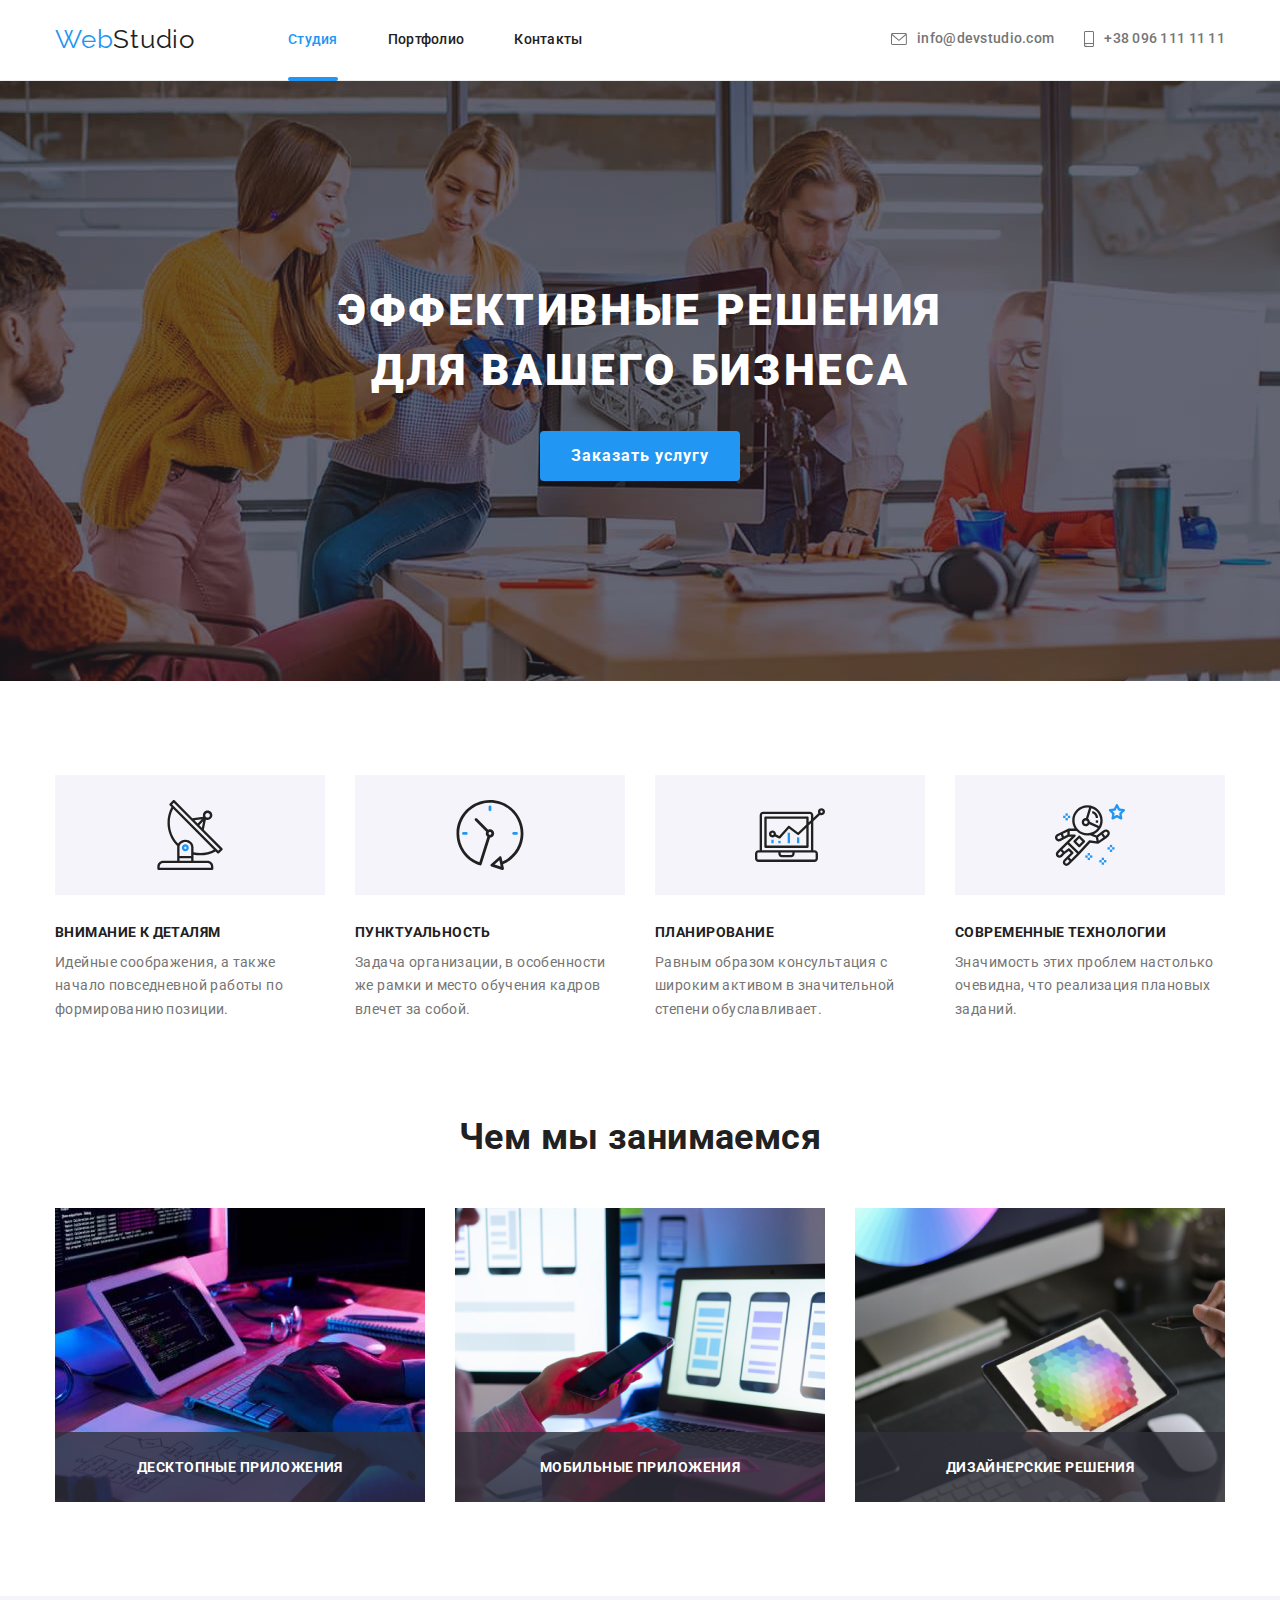
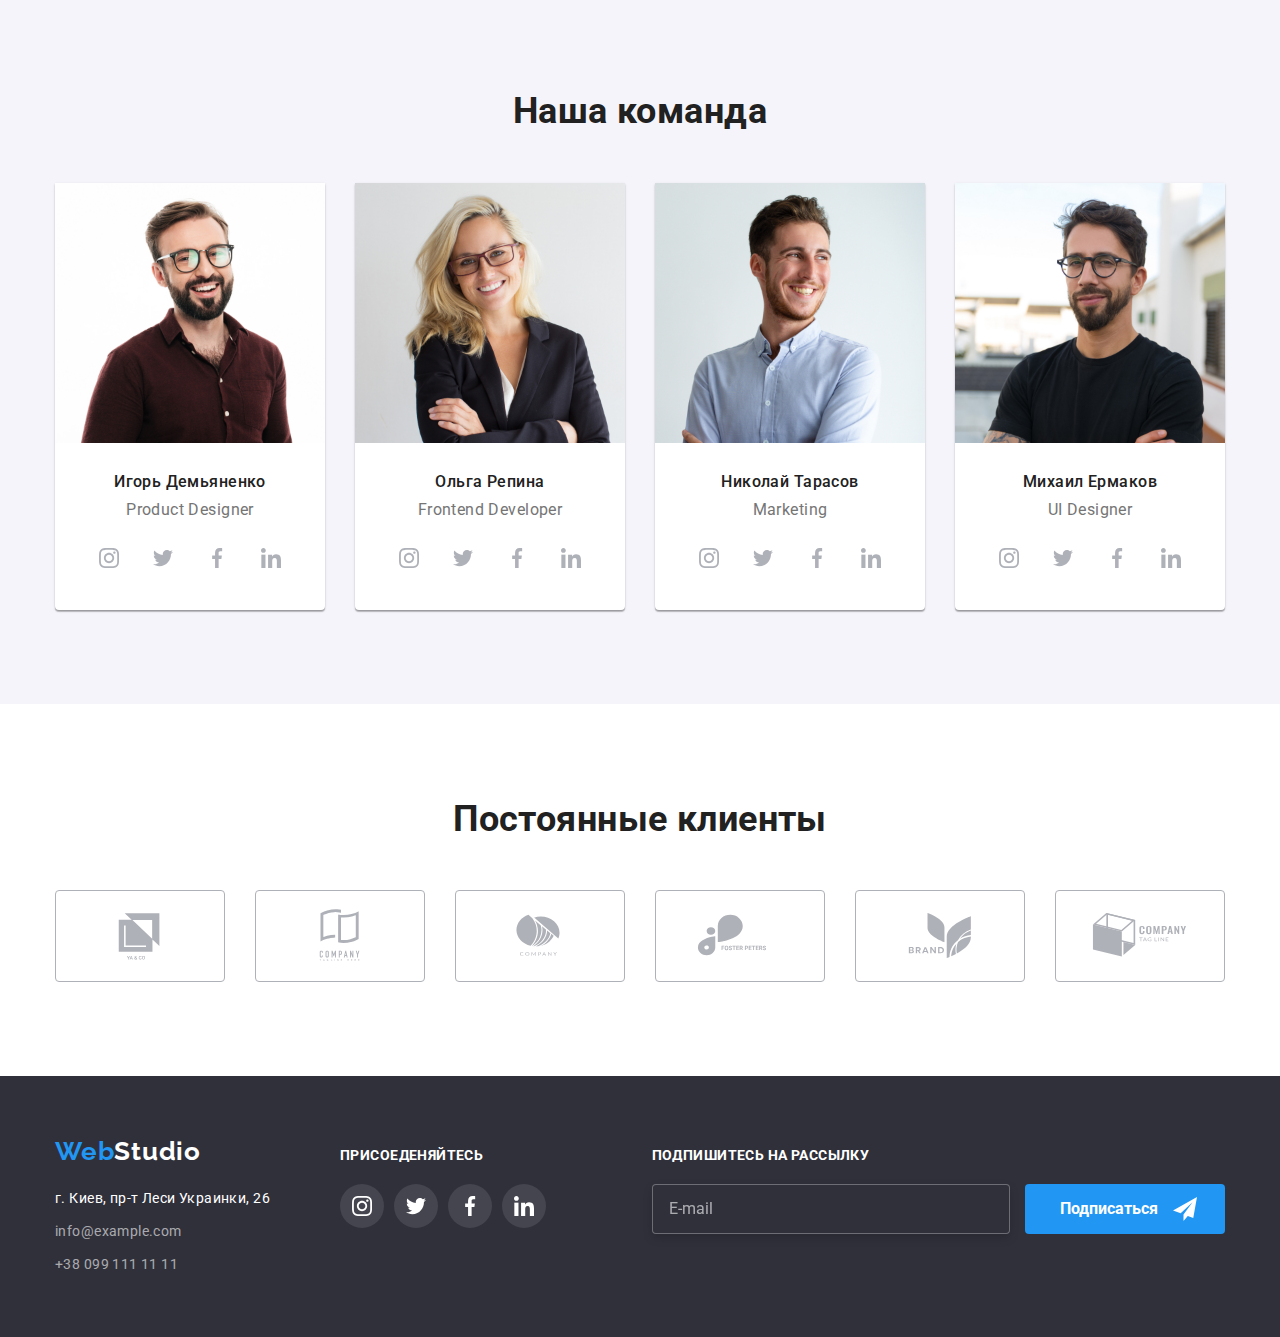
<file: index.html>
<!DOCTYPE html>
<html lang="ru">
<head>
    <meta charset="UTF-8">
    <meta http-equiv="X-UA-Compatible" content="IE=edge">
    <meta name="viewport" content="width=device-width, initial-scale=1.0">
    <title>Document</title>
      <!--Fonts-->
      <link rel="preconnect" href="https://fonts.googleapis.com">
      <link rel="preconnect" href="https://fonts.gstatic.com" crossorigin>
      <link href="https://fonts.googleapis.com/css2?family=Raleway:wght@700&family=Roboto:wght@400;500;700;900&display=swap" rel="stylesheet">
  <link rel="stylesheet" href="https://cdnjs.cloudflare.com/ajax/libs/modern-normalize/1.1.0/modern-normalize.min.css">
  <link rel="stylesheet" href="./css/styles.css">
</head>
<body>
    
    <!--Header section-->
    <header class="header">
        <div class="container "> 
            <nav class="page-nav">
               <a href="" class="logo"><span class="akcent">Web</span>Studio</a>
                <ul class="site-nav list">
                    <li class="item"><a href="" class="link-current studio" >Студия</a> </li>
                    <li class="item"><a href="./portfolio.html" class="link" >Портфолио</a></li>
                    <li class="item"><a href="" class="link"  >Контакты</a></li>
                </ul>
            </nav>
            <ul class="auth-nav list">
                <li class="item"> 
                    <a href="mailto:info@devstudio.com" class="mail-link" >
                    <svg class="mail-icon" >
                        <use href="./images/icons.svg#mail-icon"  ></use>
                    </svg>
                    info@devstudio.com</a></li>
               
                    <li class="item">
                    <a href="tel:+380961111111" class=" tel-link">
                        <svg class="tel-icon" >
                        <use href="./images/icons.svg#tel-icon" ></use>
                    </svg>
                    +38 096 111 11 11</a></li>
            </ul>
        </div>
        </header>
   
    <!--Main Section-->
    <main>

        <!--Hero section-->
        <section class="hero">
           <h1 class="title">Эффективные решения для вашего бизнеса</h1>
            
          

           <button type="button" class="button" data-modal-open>Заказать услугу</button>
          
        </section>
   
        <!--Future list-->
        <section class="future section">
            <div class="container">
                <h2 hidden>Наши преимущества</h2>
                <ul class="future list">
                <li class="future-link">
                   
                        <a class="icon-links" href="">
                            <svg class="icon">
                                <use href="./images/icons.svg#icon-antenna"></use>
                            </svg>
                        </a>
                   
                    <h3 class="title">Внимание к деталям</h3>
                        <p class="slogan">Идейные соображения, а также начало повседневной работы по формированию позиции.</p>
                </li>
                <li class="future-link">
                   <a class="icon-links" href="">
                        <svg class="icon">
                            <use href="./images/icons.svg#icon-clock">
                            </use>
                        </svg>
                    </a>
                    <h3 class="title">Пунктуальность</h3>
                        <p class="slogan">Задача организации, в особенности же рамки и место обучения кадров влечет за собой.</p>
                </li>
                
                <li class="future-link">
                    <a class="icon-links" href="">
                        <svg class="icon">
                            <use href="./images/icons.svg#icon-diagram"></use>
                        </svg>
                    </a>
                    <h3 class="title">Планирование</h3>
                        <p class="slogan">Равным образом консультация с широким активом в значительной степени обуславливает.</p>
                    
                    </li>
                <li class="future-link">
                    <a class="icon-links" href="">
                        <svg class="icon">
                            <use href="./images/icons.svg#icon-astronaut"></use>
                        </svg>
                    </a>
                    <h3 class="title">Современные технологии</h3>
                        <p class="slogan">Значимость этих проблем настолько очевидна, что реализация плановых заданий.</p>
                </li>


            </ul>
        </div>
        </section>
        
        <!--Activity section-->
        <section class="activity section">
            <div class="container">
            <h2 class="title">Чем мы занимаемся</h2>
            <ul class="list">
                <li class="activity-link"><img src="./images/codding.jpg"
                    alt="codding"
                    width="370"
                    height="294">
                    <p class="activity-text">Десктопные приложения</p>
                </li>
       
                <li class="activity-link"><img src="./images/maket.jpg"
                    alt="maket"
                    width="370"
                    height="294">
                    <p class="activity-text">Мобильные приложения</p>
                </li>
            
                <li class="activity-link"><img src="./images/decor.jpg"
                    alt="decor"
                    width="370"
                    height="294">
                    <p class="activity-text">Дизайнерские решения</p>
                </li>
            </ul>
        
        </div>
        </section>
        
        <!--Team section-->
        <section class="team section ">
                <div class="container">
                <h2 class="team-heading">Наша команда</h2>
                <ul class="list">
                        
                <li class="link"><img src="./images/designer.jpg"
                        alt="Игорь Демьяненко"
                        width="270"
                        height="260">
                    <div class="desc">
                        <h3 class="title">Игорь Демьяненко</h3>
                        <p class="text">Product Designer</p>
                        
                        <ul class="list-socials">
                            <li class="link-socials"><a class="socials" href="https://www.instagram.com"> <svg class="socials-icon" width="20" height="20">
                                <use href="./images/icons.svg#icon-insta-grey"></use>
                            </svg></a></li>
                            <li class="link-socials"><a class="socials" href=""><svg class="socials-icon" width="20" height="20">
                                <use href="./images/icons.svg#icon-twitter-grey"></use>
                            </svg></a></li>
                            <li class="link-socials"><a class="socials" href=""> <svg class="socials-icon" width="20" height="20">
                                <use href="./images/icons.svg#icon-facebook-gray"></use>
                            </svg></a></li>
                            <li class="link-socials"><a class="socials" href=""><svg class="socials-icon" width="20" height="20">
                                <use href="./images/icons.svg#icon-in-grey"></use>
                            </svg></a></li>
                        </ul>
                    
                </div>
                </li>   
                <li class="link"><img src="./images/developer.jpg"
                        alt="Ольга Репина"
                        width="270"
                        height="260">
                    <div class="desc">
                        <h3 class="title">Ольга Репина</h3>
                        <p class="text">Frontend Developer</p>
                        
                        <ul class="list-socials">
                            <li class="link-socials"><a class="socials" href="https://www.instagram.com"> <svg class="socials-icon" width="20" height="20">
                                <use href="./images/icons.svg#icon-insta-grey"></use>
                            </svg></a></li>
                            <li class="link-socials"><a class="socials" href=""><svg class="socials-icon" width="20" height="20">
                                <use href="./images/icons.svg#icon-twitter-grey"></use>
                            </svg></a></li>
                            <li class="link-socials"><a class="socials" href=""> <svg class="socials-icon" width="20" height="20">
                                <use href="./images/icons.svg#icon-facebook-gray"></use>
                            </svg></a></li>
                            <li class="link-socials"><a class="socials" href=""><svg class="socials-icon" width="20" height="20">
                                <use href="./images/icons.svg#icon-in-grey"></use>
                            </svg></a></li>
                        </ul>
                </div>
                </li>   
                
                <li class="link"><img src="./images/marketing.jpg"
                        alt="Николай Тарасов"
                        width="270"
                        height="260">
                    <div class="desc">
                        <h3 class="title">Николай Тарасов</h3>
                        <p class="text">Marketing</p>
                        
                        <ul class="list-socials">
                            <li class="link-socials"><a class="socials" href="https://www.instagram.com"> <svg class="socials-icon" width="20" height="20">
                                <use href="./images/icons.svg#icon-insta-grey"></use>
                            </svg></a></li>
                            <li class="link-socials"><a class="socials" href=""><svg class="socials-icon" width="20" height="20">
                                <use href="./images/icons.svg#icon-twitter-grey"></use>
                            </svg></a></li>
                            <li class="link-socials"><a class="socials" href=""> <svg class="socials-icon" width="20" height="20">
                                <use href="./images/icons.svg#icon-facebook-gray"></use>
                            </svg></a></li>
                            <li class="link-socials"><a class="socials" href=""><svg class="socials-icon" width="20" height="20">
                                <use href="./images/icons.svg#icon-in-grey"></use>
                            </svg></a></li>
                        </ul>
                    </div>
                </li>
                
                <li class="link"><img src="./images/ui_designer.jpg"
                        alt="Михаил Ермаков"
                        width="270"
                        height="260">
                    <div class="desc">
                        <h3 class="title">Михаил Ермаков</h3>
                        <p class="text">UI Designer</p>
                        
                        <ul class="list-socials">
                            <li class="link-socials"><a class="socials" href="https://www.instagram.com"> <svg class="socials-icon" width="20" height="20">
                                <use href="./images/icons.svg#icon-insta-grey"></use>
                            </svg></a></li>
                            <li class="link-socials"><a class="socials" href=""><svg class="socials-icon" width="20" height="20">
                                <use href="./images/icons.svg#icon-twitter-grey"></use>
                            </svg></a></li>
                            <li class="link-socials"><a class="socials" href=""> <svg class="socials-icon" width="20" height="20">
                                <use href="./images/icons.svg#icon-facebook-gray"></use>
                            </svg></a></li>
                            <li class="link-socials"><a class="socials" href=""><svg class="socials-icon" width="20" height="20">
                                <use href="./images/icons.svg#icon-in-grey"></use>
                            </svg></a></li>
                        </ul>
                    </div>
                </li>
                
            </ul>
    </div>
        </section>
<!--End Team Section-->

    <!--Clients Section-->
        <section class="clients section">
            <div class="container">

            <h2 class="title">Постоянные клиенты</h2>
            
            <ul class="list">
                <li class="links">
                    <a class="links-current" href="">
                        <svg class="current-icon">
                            <use href="./images/icons.svg#icon-client-one"></use>
                        </svg>
                    </a>
                </li>

                <li class="links">
                    <a class="links-current" href="">
                        <svg class="current-icon">
                            <use href="./images/icons.svg#icon-client-two"></use>
                        </svg>
                    </a>
                </li>

                <li class="links">
                    <a class="links-current" href="">
                        <svg class="current-icon">
                            <use href="./images/icons.svg#icon-client-three"></use>
                        </svg>
                    </a>
                </li>

                <li class="links">
                    <a class="links-current" href="">
                        <svg class="current-icon">
                            <use href="./images/icons.svg#icon-client-four"></use>
                        </svg>
                    </a>
                </li>

                <li class="links">
                    <a class="links-current" href="">
                        <svg class="current-icon">
                            <use href="./images/icons.svg#icon-client-five"></use>
                        </svg>
                    </a>
                </li>

                <li class="links">
                    <a class="links-current" href="">
                        <svg class="current-icon">
                            <use href="./images/icons.svg#icon-client-six"></use>
                        </svg>
                    </a>
                </li>
                
            </ul>
        </div>
        </section>
    <!--End Clients section-->
    </main>


    <!--Footer section-->
    <footer class="footer">
        <div class="container">
         <div class="address-box">  
            <a href="" class="logotipe"><span class="akcent">Web</span>Studio</a>
            <address>
                <ul class="list">
                    <li><a class="map" href="https://www.google.com.ua/maps/place/%D0%B1%D1%83%D0%BB.+%D0%9B%D0%B5%D1%81%D0%B8+%D0%A3%D0%BA%D1%80%D0%B0%D0%B8%D0%BD%D0%BA%D0%B8,+26,+%D0%9A%D0%B8%D0%B5%D0%B2,+02000/@50.4265841,30.5361971,17z/data=!3m1!4b1!4m5!3m4!1s0x40d4cf0e033ecbe9:0x57a4dffefec77da0!8m2!3d50.4265807!4d30.5383858?hl=ru" 
                        target="blank" rel="noopener noreferrer" > г. Киев, пр-т Леси Украинки, 26</a></li>
                    <li><a class="link" href="mailto:info@example.com" >info@example.com</a></li>
                    <li><a class="link" href="tel:+380991111111" >+38 099 111 11 11</a></li>
                </ul>
            </address>
        </div> 
        
        <div class="footer-social">
            
            <p class="footer-slogan">ПРИСОЕДЕНЯЙТЕСЬ</p>
            
            <ul class="footer-social-list">
                
                <li class="footer-social-link">
                    <a class="footer-social-item" href="">
                    <svg class="footer-social-icon"><use href="./images/icons.svg#icon-insta-white"></use></svg>
                    </a>
                </li>
                
                <li class="footer-social-link">
                    <a class="footer-social-item" href="">
                    <svg class="footer-social-icon"><use href="./images/icons.svg#icon-twitter-white"></use></svg>
                    </a>
                </li>
                    
                    <li class="footer-social-link">
                        <a class="footer-social-item" href="">
                        <svg class="footer-social-icon"><use href="./images/icons.svg#icon-fasebook-white"></use></svg>
                        </a>
                    </li>
                    
                               
                    <li class="footer-social-link">
                        <a class="footer-social-item" href="">
                        <svg class="footer-social-icon"><use href="./images/icons.svg#icon-in-white"></use></svg>
                        </a>
                    </li>
    
            </ul>
        
        </div>
    
        <div class="footer-input-form">
<form>
<label class="footer-form" for="input-form">Подпишитесь на рассылку</label>
<input class="footer-mail-form" type="email" name="email" id="input-form" placeholder="E-mail" required/>

<button class="footer-input-button" type="submit" >Подписаться<span class="button-input-icon">
    <svg width="24" height="24"><use href="./images/icons.svg#icon-send"></use></svg>
</span></button>
</form>
        </div>
    </div>
    </footer>
    
    <!--Modal window-->
    <div class="backdrop is-hidden" data-modal>
        <div class="modal"  >
            <p class="modal-desk">Оставьте свои данные, мы вам перезвоним</p>
            
<form class="modal-box" >
    <div class="modal-form">
    <label class="modal-form-label" for="name">Имя</label>
    <input class="modal-form-input" type="text" name="name" id="name"  required/>
    <span class="modal-form-icon"><svg class="form-icon"><use href="./images/icons.svg#icon-modal-person"></use></svg></span>
</div>

<div class="modal-form">
    <label class="modal-form-label" for="tel">Телефон</label>
    <input class="modal-form-input" type="tel" name="tel" id="tel"  required/>
<span class="modal-form-icon"><svg class="form-icon"><use href="./images/icons.svg#icon-modal-phone"></use></svg></span>
</div>

<div class="modal-form">

    <label class="modal-form-label" for="mail">Почта</label>
    <input class="modal-form-input" type="email" name="mail" id="mail"  required/>
<span class="modal-form-icon"><svg class="form-icon"><use href="./images/icons.svg#icon-mail-modal"></use></svg></span>
</div>


<label class="modal-form-label" for="comments">Коментарий</label>
<textarea class="modal-form-comments " name="comments" id="comments" placeholder= "Введите текст" ></textarea>


<label class="modal-checkbox">
<input class=" modal-checkbox-icon " type="checkbox" required>
<span class="checkbox-icon"></span>
Соглашаюсь с рассылкой и принимаю <a class="modal-form-link" href="">Условия договора</a></label>


<button class="modal-form-button" type="submit"><span class="modal-button-text">Отправить</span></button>
</form>
            <button type="button" class="button-close" data-modal-close>
                <svg class="close-icon"><use href="./images/icons.svg#icon-close"></use></svg>
            </button>
        </div>
    </div>
    <script src="./js/modal.js"></script>
</body>
</html>
</file>
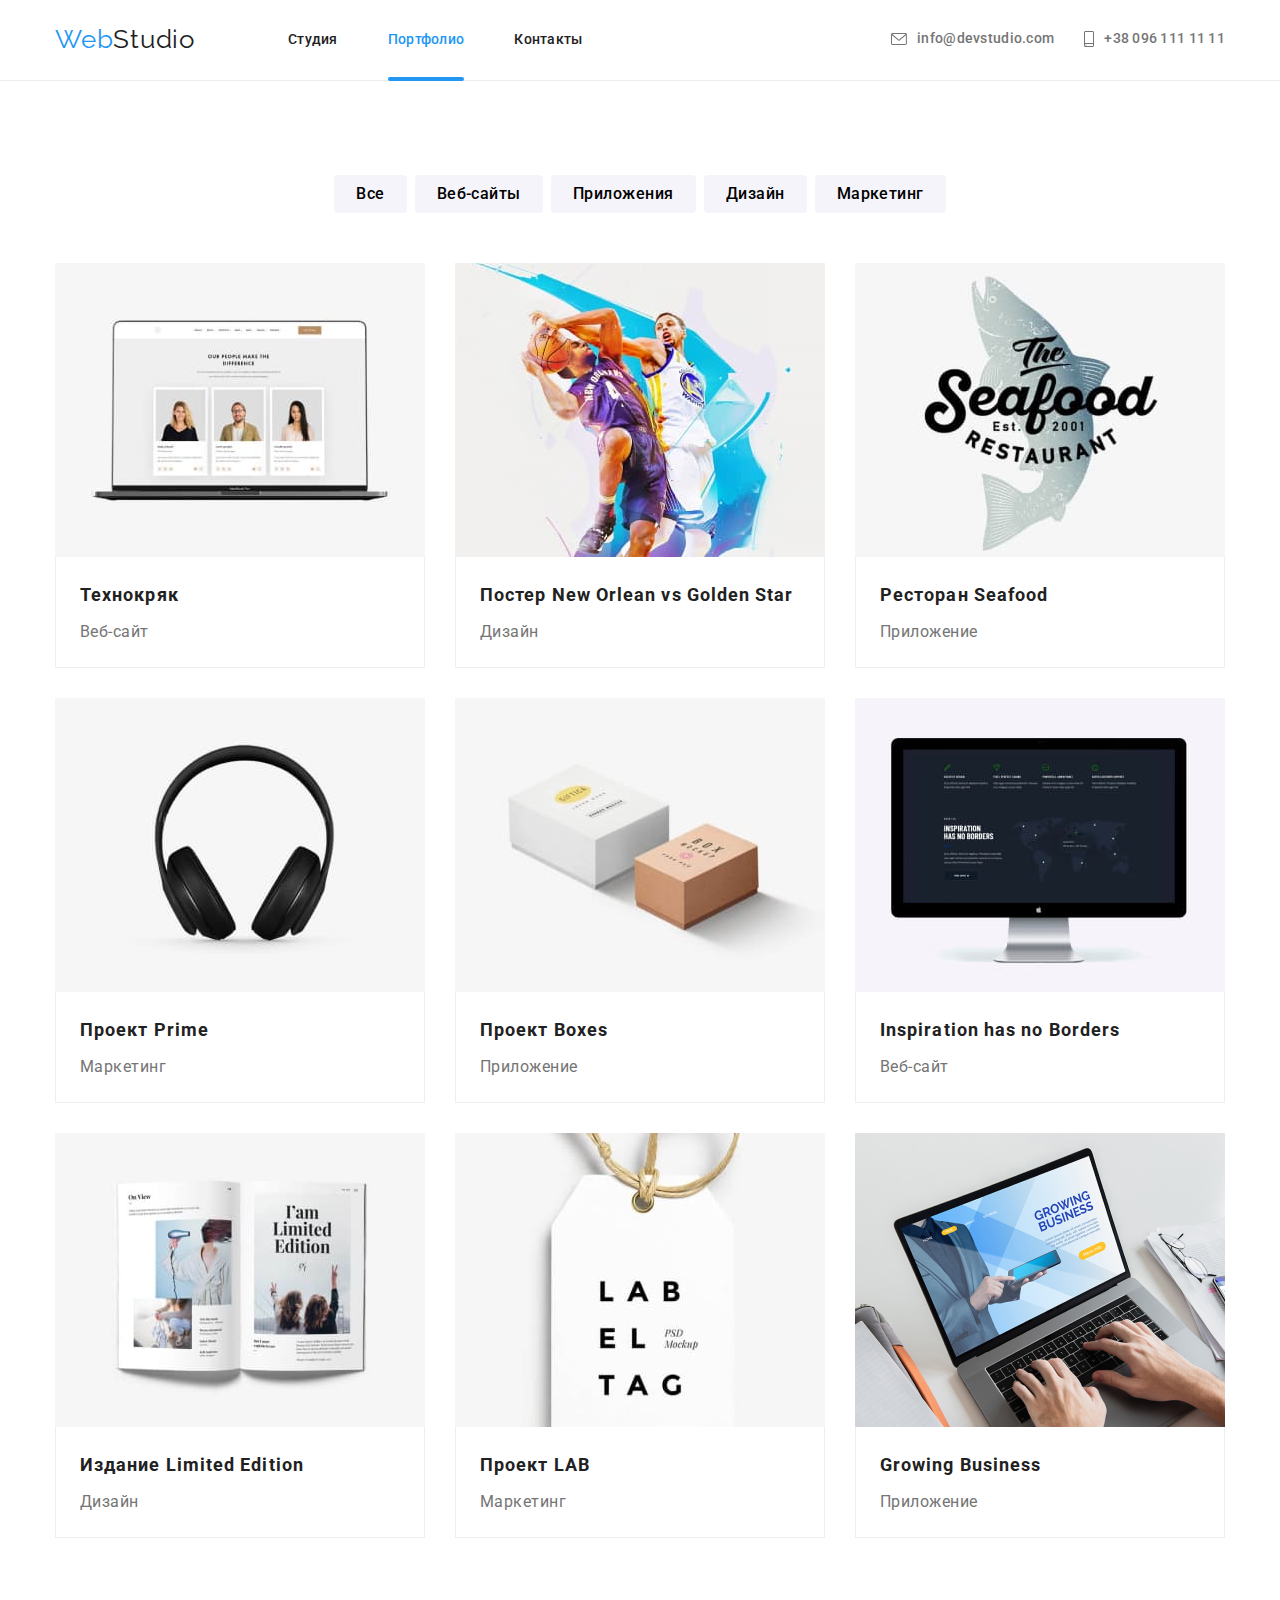
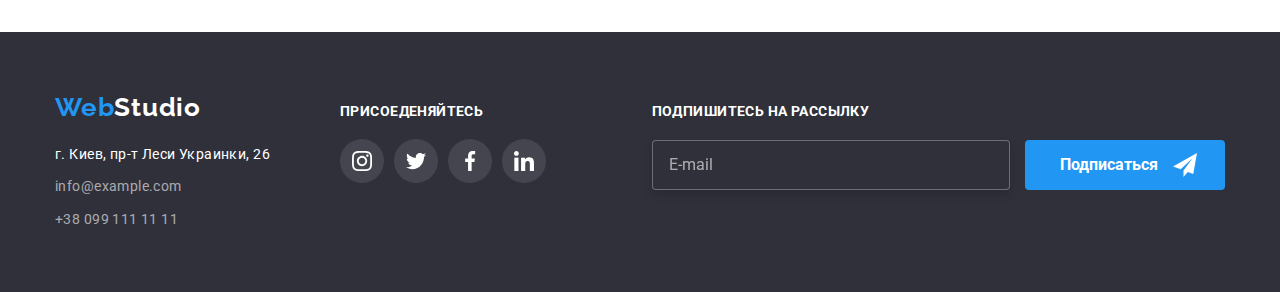
<file: portfolio.html>
<!DOCTYPE html>
<html lang="ru">
<head>
    <meta charset="UTF-8">
    <meta http-equiv="X-UA-Compatible" content="IE=edge">
    <meta name="viewport" content="width=device-width, initial-scale=1.0">
    <title>Document</title>
    
    <!--Fonts-->
    <link rel="preconnect" href="https://fonts.googleapis.com">
    <link rel="preconnect" href="https://fonts.gstatic.com" crossorigin>
    <link href="https://fonts.googleapis.com/css2?family=Raleway:wght@700&family=Roboto:wght@400;500;700;900&display=swap" rel="stylesheet">
<link rel="stylesheet" href="https://cdnjs.cloudflare.com/ajax/libs/modern-normalize/1.1.0/modern-normalize.min.css">
<link rel="stylesheet" href="./css/styles.css">
</head>
<body>
    
    <!--Header Section-->
    <header class="header">
        <div class="container "> 
            <nav class="page-nav">
               <a href="" class="logo"><span class="akcent">Web</span>Studio</a>
                <ul class="site-nav list">
                    <li class="item"><a href="./index.html"  class="link" >Студия</a> </li>
                    <li class="item"><a href="" class="link-current studio">Портфолио</a></li>
                    <li class="item"><a href="" class="link"  >Контакты</a></li>
                </ul>
            </nav>
            <ul class="auth-nav list">
                <li class="item"> 
                    <a href="mailto:info@devstudio.com" class="mail-link" >
                    <svg class="mail-icon" >
                        <use href="./images/icons.svg#mail-icon"  ></use>
                    </svg>
                    info@devstudio.com</a></li>
               
                    <li class="item">
                    <a href="tel:+380961111111" class=" tel-link">
                        <svg class="tel-icon" >
                        <use href="./images/icons.svg#tel-icon" ></use>
                    </svg>
                    +38 096 111 11 11</a></li>
            </ul>
        </div>
        </header>

        
    <!--Main Section-->
    <main>
       
        <!--Buttons-->
        <section class="portfolio section">
            <div class="container">
            <h1 hidden>Our Works</h1>
           
                <ul class="button-list">
            
                    <li class="button"><button type="button">Все</button></li>
                    <li class="button"><button type="button">Веб-сайты</button></li>
                    <li class="button"><button type="button">Приложения</button></li>
                    <li class="button"><button type="button">Дизайн</button></li>
                    <li class="button"><button type="button">Маркетинг</button></li>
    
                </ul>
          
          
           
            <ul class="project-list">
                <li class="item">
                    <a class="link" href="">
                        <div class="box">
                        <img src="./images/technocrack.jpg"
                            alt="Технокряк"
                            width="370"
                            height="294"> 
                                <p class="desk">Ресурс предлагает комплексные предложения с разным уровнем функционала и сервисов. 
                                Все это позволит посетителю получить исчерпывающие сведения о компании или частном лице.</p>
                            </div>
                        <div class="text">
                            <h2 class="title">Технокряк</h2>
                            <p class="lead">Веб-сайт</p>
                        </div>
                    </a>
                </li>
                
                <li class="item">
                    <a class="link" href="">
                        <div class="box">
                        <img src="./images/new-orland.jpg"
                            alt="Постер New Orlean vs Golden Star"
                            width="370"
                            height="294">
                            <p class="desk">Ресурс предлагает комплексные предложения с разным уровнем функционала и сервисов. 
                                Все это позволит посетителю получить исчерпывающие сведения о компании или частном лице.</p>
                        </div>
                        <div class="text">
                            <h2 class="title">Постер New Orlean vs Golden Star</h2>
                            <p class="lead">Дизайн</p>
                        </div>
                    </a> 
                </li>

                <li class="item">
                    <a class="link" href="">
                        <div class="box">
                        <img src="./images/restauraunt-sea-food.jpg"
                            alt="Ресторан Seafood"
                            width="370"
                            height="294">
                            <p class="desk">Ресурс предлагает комплексные предложения с разным уровнем функционала и сервисов. 
                                Все это позволит посетителю получить исчерпывающие сведения о компании или частном лице.</p>
                        </div>
                        <div class="text">
                            <h2 class="title">Ресторан Seafood</h2>
                            <p class="lead">Приложение</p>
                        </div>
                    </a>
                </li>

                <li class="item">
                    <a class="link" href="">
                        <div class="box">
                        <img src="./images/project-prime.jpg"
                            alt="Проект Prime"
                            width="370"
                            height="294">
                            <p class="desk">Ресурс предлагает комплексные предложения с разным уровнем функционала и сервисов. 
                                Все это позволит посетителю получить исчерпывающие сведения о компании или частном лице.</p>
                        </div>
                        <div class="text">
                            <h2 class="title">Проект Prime</h2>
                            <p class="lead">Маркетинг</p>
                        </div>
                    </a>
                </li>

                <li class="item">
                    <a class="link" href="">
                        <div class="box">
                        <img src="./images/project-boxes.jpg"
                            alt="Проект Boxes"
                            width="370"
                            height="294">
                            <p class="desk">Ресурс предлагает комплексные предложения с разным уровнем функционала и сервисов. 
                                Все это позволит посетителю получить исчерпывающие сведения о компании или частном лице.</p>
                        </div>
                        <div class="text">
                            <h2 class="title">Проект Boxes</h2>
                            <p class="lead">Приложение</p>
                        </div>
                    </a>
                </li>

                <li class="item">
                    <a class="link" href="">
                        <div class="box">
                        <img src="./images/inspiration-has-no-borders.jpg"
                            alt="Inspiration has no Borders"
                            width="370"
                            height="294">
                            <p class="desk">Ресурс предлагает комплексные предложения с разным уровнем функционала и сервисов. 
                                Все это позволит посетителю получить исчерпывающие сведения о компании или частном лице.</p>
                        </div>
                        <div class="text">
                            <h2 class="title">Inspiration has no Borders</h2>
                            <p class="lead">Веб-сайт</p>
                        </div>
                    </a>
                </li>

                <li class="item">
                    <a class="link" href="">
                        <div class="box">
                        <img src="./images/limited-edition.jpg"
                            alt="Издание Limited Edition"
                            width="370"
                            height="294">
                            <p class="desk">Ресурс предлагает комплексные предложения с разным уровнем функционала и сервисов. 
                                Все это позволит посетителю получить исчерпывающие сведения о компании или частном лице.</p>
                        </div>
                        <div class="text">
                            <h2 class="title">Издание Limited Edition</h2>
                            <p class="lead">Дизайн</p>
                        </div>
                    </a>
                </li>

                <li class="item">
                    <a class="link" href="">
                        <div class="box">
                        <img src="./images/project-lab.jpg"
                            alt="Проект LAB"
                            width="370"
                            height="294">
                            <p class="desk">Ресурс предлагает комплексные предложения с разным уровнем функционала и сервисов. 
                                Все это позволит посетителю получить исчерпывающие сведения о компании или частном лице.</p>
                        </div>
                        <div class="text">
                            <h2 class="title">Проект LAB</h2>
                            <p class="lead">Маркетинг</p>
                        </div>
                    </a>
                </li>

                <li class="item">
                    <a class="link" href="">
                        <div class="box">
                        <img src="./images/growing-business.jpg"
                            alt="Growing Business"
                            width="370"
                            height="294">
                            <p class="desk">Ресурс предлагает комплексные предложения с разным уровнем функционала и сервисов. 
                                Все это позволит посетителю получить исчерпывающие сведения о компании или частном лице.</p>
                        </div>
                        <div class="text">
                            <h2 class="title">Growing Business</h2>
                            <p class="lead">Приложение</p> 
                        </div>
                    </a>
                </li>

           </ul>
        </div>
        </section>
    </main>
    
    <!--Footer section-->
   
    <footer class="footer">
        <div class="container">
         <div class="address-box">  
            <a href="" class="logotipe"><span class="akcent">Web</span>Studio</a>
            <address>
                <ul class="list">
                    <li><a class="map" href="https://www.google.com.ua/maps/place/%D0%B1%D1%83%D0%BB.+%D0%9B%D0%B5%D1%81%D0%B8+%D0%A3%D0%BA%D1%80%D0%B0%D0%B8%D0%BD%D0%BA%D0%B8,+26,+%D0%9A%D0%B8%D0%B5%D0%B2,+02000/@50.4265841,30.5361971,17z/data=!3m1!4b1!4m5!3m4!1s0x40d4cf0e033ecbe9:0x57a4dffefec77da0!8m2!3d50.4265807!4d30.5383858?hl=ru" 
                        target="blank" rel="noopener noreferrer" > г. Киев, пр-т Леси Украинки, 26</a></li>
                    <li><a class="link" href="mailto:info@example.com" >info@example.com</a></li>
                    <li><a class="link" href="tel:+380991111111" >+38 099 111 11 11</a></li>
                </ul>
            </address>
        </div> 
        
        <div class="footer-social">
            
            <p class="footer-slogan">ПРИСОЕДЕНЯЙТЕСЬ</p>
            
            <ul class="footer-social-list">
                
                <li class="footer-social-link">
                    <a class="footer-social-item" href="">
                    <svg class="footer-social-icon"><use href="./images/icons.svg#icon-insta-white"></use></svg>
                    </a>
                </li>
                
                <li class="footer-social-link">
                    <a class="footer-social-item" href="">
                    <svg class="footer-social-icon"><use href="./images/icons.svg#icon-twitter-white"></use></svg>
                    </a>
                </li>
                    
                    <li class="footer-social-link">
                        <a class="footer-social-item" href="">
                        <svg class="footer-social-icon"><use href="./images/icons.svg#icon-fasebook-white"></use></svg>
                        </a>
                    </li>
                    
                               
                    <li class="footer-social-link">
                        <a class="footer-social-item" href="">
                        <svg class="footer-social-icon"><use href="./images/icons.svg#icon-in-white"></use></svg>
                        </a>
                    </li>
    
            </ul>
        
        </div>
    
        <div class="footer-input-form">
            <form>
            <label class="footer-form" for="input-form">Подпишитесь на рассылку</label>
            <input class="footer-mail-form" type="email" name="email" id="input-form" placeholder="E-mail" required/>
            
            <button class="footer-input-button" type="submit" >Подписаться<span class="button-input-icon">
                <svg width="24" height="24"><use href="./images/icons.svg#icon-send"></use></svg>
            </span></button>
            </form>
                    </div>

    </div>
    </footer>

</body>
</html>
</file>
<file: css/styles.css>
:root {
  /* Color */
  --primary-text-color: #212121;
  --secondary-text-color: #757575;
  --akcent: #2196f3;
  --text-color-white: #ffffff;
  --background-color: #e5e5e5;
  --background-footer-color: #2F303A;
  --buttons-color: #F5F4FA;
  --hero-button-hover: #188CE8;
  --logo-color: #AFB1B8;
  --cubic-bezier: (0.4, 0, 0.2, 1);

  /* Font family */
  --general-font:'Roboto';
  --secondary-font: 'Raleway';
  
  /* Font size */
  --font-weight-general: 400;
  --font-weight-medium: 500;
  --font-weight-bold:700;
}



body {
  background-color: var(--text-color-white);
  color: var(--primary-text-color);
  font-family: var(--general-font), sans-serif;
  font-size: 14px;
  letter-spacing: 0.03em;
}
.container{
  width: 1200px;
 padding-left: 15px;
 padding-right: 15px;
  margin-left: auto;
  margin-right: auto;
}

.section {
  padding: 94px 0 94px 0;
}

ul {
  list-style: none;
padding: 0;
margin: 0;
}

h1,h2,h3,h4,h5,h6 {
  margin: 0;
  padding: 0;
}

p {
  margin-top: 0;
  margin-bottom: 0;
}
img {
  display: block;
  max-width: 100%;
  height: auto;
}

/* Header Section */
.header {  
  border: 1px #ECECEC solid;
  border-top: 0;
  border-left: 0;
  border-right: 0;
  padding-top: 24px;
  padding-bottom: 25px;
}

.header .container{
  display: flex;
  align-items: center;
  justify-content: space-between;
}

/* End Header section */

/*Logotipe*/

.logo {
  color: var(--primary-text-color);
  font-family: var(--secondary-font);
  font-style: normal;
  font-weight: var(--font-size-hight);
  font-size: 26px;
  line-height: 1.19;
  letter-spacing: 0.03em;
  text-decoration: none;
  margin-right: 93px;
}

.logo .akcent {
  color: var(--akcent);
}


/* End logotipe section */
  
.page-nav {
  display: flex;
  align-items: center;
}

/*Site-navigation*/

.site-nav {
  display: flex;
}

.site-nav .item:not(:last-child) {
  margin-right: 50px;
}

.site-nav .link {
color: var(--primary-text-color);
font-weight: var(--font-weight-medium);
font-style: normal;
line-height: 1.14;
letter-spacing: 0.02em;
text-decoration: none;
padding-top: 32px;
padding-bottom: 32px;
transition: 250ms cubic-bezier(0.4, 0, 0.2, 1);
}

.site-nav :hover,
.site-nav :focus {
  color: var(--akcent);
}

.site-nav .link-current {
  color: var(--akcent);
  font-weight: var(--font-weight-medium);
  font-style: normal;
  line-height: 1.14;
  letter-spacing: 0.02em;
  text-decoration: none;
  padding-top: 32px;
  padding-bottom: 32px;
  
}

.site-nav .studio {
position: relative;
}

 .site-nav .studio::after {
  content: "";
  position: absolute;
  display: block;
  bottom: -2px;
  width: 100%;
  height: 4px;
  background-color: var(--akcent);
  border-radius: 2px;
}

/*Auth-navigation*/

.auth-nav .item + .item {
  margin-left: 30px;
}

.auth-nav  {
  display: flex;
  align-items: center;
  color: var(--secondary-text-color);
  font-weight: var(--font-weight-medium);
  font-style: normal;
  letter-spacing: 0.02em;
  line-height: 1.14;
  text-decoration: none;
  cursor: pointer;
  fill: var(--secondary-text-color);
}

.mail-link {
  display: flex;
  align-items: center;
  text-decoration: none;
  color: var(--secondary-text-color);
  transition: 250ms cubic-bezier(0.4, 0, 0.2, 1);

}

.tel-link {
  display: flex;
  align-items: center;
  text-decoration: none;
  color: var(--secondary-text-color);
  transition: 250ms cubic-bezier(0.4, 0, 0.2, 1);

}

.mail-icon {
  margin-right: 10px;
  fill: currentColor;
width: 16px;
height: 12px;
}
 
.tel-icon {
  margin-right: 10px;
  fill: currentColor;
  width: 10px;
  height: 16px;

}

.auth-nav:hover,
.auth-nav:focus {
  color: var(--akcent);
}

.mail-link:hover,
.mail-link:focus {
  color: var(--akcent);
}

.tel-link:hover,
tel-link:focus {
  color: var(--akcent);
}

/* End site navigation */

/*Hero section*/
.hero { 
background-image: linear-gradient(to right, rgba(47, 48, 58, 0.4), rgba(47, 48, 58, 0.4)),
url(../images/background.jpg);
  background-color: var(--background-footer-color);
  background-repeat: no-repeat;
  background-size: cover;
  background-position: center;
  text-align: center;
  padding-top: 200px;
  padding-bottom: 200px;
  max-width: 1600px;
  margin: 0 auto; 
}




.hero .title {
color: var(--text-color-white);
font-weight: 900;
font-size: 44px;
line-height: 1.36;
letter-spacing: 0.06em;
text-transform: uppercase;
margin-left: auto;
margin-right: auto;
max-width: 696px;
display: inline-block;
}

.hero .button {
background-color: var(--akcent);
color: var(--text-color-white);
font-family: inherit;
font-weight: var(--font-weight-bold);
font-size: 16px;
line-height: 1.87;
letter-spacing: 0.06em;
width: 200px;
height: 50px;
border-radius: 4px;
border: none;
display: block;
margin-inline: auto;
margin-top: 30px;
cursor: pointer;
}

.hero .button:hover,
.hero .button:focus {
  background-color: var(--hero-button-hover);
}

/*Future list(Hero)*/
.future .list {
display: flex;
} 

.future-link:not(:last-child) {
  margin-right: 30px;
}

.future .icon-links {
  display: flex;
  justify-content: center;
  align-items: center;
  height: 120px;
  background-color:  rgba(245, 244, 250, 1);
  margin-bottom: 30px;
  fill: var(--primary-text-color);
  
}
.icon {
  width: 70px;
  height: 70px;
}


.future .title {
  font-weight: var(--font-weight-bold);
  font-size: 14px;
  line-height: 1.14;
  text-transform: uppercase;
  margin-bottom: 10px;
}


.future .slogan {
  color: var(--secondary-text-color);
  font-size: 14px;
  line-height: 1.71;
  max-width: 270px;
 }
 /* End Hero section */
    
  /* Activity section */
  .activity {
    padding-top: 0;
  }
  
  .activity .title {
    font-weight: var(--font-weight-bold);
    font-size: 36px;
    line-height: 1.17;
    text-align: center;
  }
 
 .activity .list {
   display: flex;
margin-top: 50px;
 }
 
 .activity li:not(:last-child) {
   margin-right: 30px;
 }
.activity-link {
  position: relative;
}


 .activity-text {
   position: absolute;
   bottom: 0px;
   right: 50%;
   transform: translate(+50%);
   background-color: rgba(47, 48, 58, 0.8);
   width: 100%;
  padding: 27px 0;
  text-align: center;
  font-weight: var(--font-weight-bold);
  color: var(--text-color-white);
  text-transform: uppercase;
 }
 /* End Activity Section */


 /* Team Section */
 .team {
   background-color: var(--buttons-color);
}
 
.team-heading {
   font-size: 36px;
   font-weight: var(--font-weight-bold);
   line-height: 1.17;
 margin-bottom: 50px;
 text-align: center;
 }
 
 .team .list {
   display: flex;
   flex-wrap: nowrap;
 }

.team  .link {
  background-color: var(--text-color-white);
  text-align: center;
  box-shadow: 0px 1px 3px rgba(0, 0, 0, 0.12), 0px 1px 1px rgba(0, 0, 0, 0.14), 0px 2px 1px rgba(0, 0, 0, 0.2);
  border-radius: 0px 0px 4px 4px;
}

.team .link:not(:last-child) {
  margin-right: 30px;
}

.list-socials {
  display: flex;
  justify-content: center;  
  margin-bottom: 30px;
  margin-top: 16px;
}

.team .link-socials:not(:last-child) {
  margin-right: 10px;
}

.socials {
  display: flex;
  justify-content: center;
  align-items: center;
  border-radius: 50%;
  width: 44px;
  height: 44px;
  background-color: var(--text-color-white);
  color: var(--logo-color);
  transition: 250ms cubic-bezier(0.4, 0, 0.2, 1);
}
 
.socials-icon {
  fill: currentColor;
}
.socials:hover,
.socials:focus {
  color: var(--text-color-white);
  background-color: var(--akcent);
}

  .team .title {
  font-weight: var(--font-weight-medium);
  font-size: 16px;
  line-height: 1.17;
  margin-top: 30px;
}

 .team .text {
   color: var(--secondary-text-color);
   font-size: 16px;
   line-height: 1.18;
   margin-top: 10px;
   
  }
  /* End Section Team */


  /* Clients Section */
.clients .title {
  font-weight: var(--font-weight-bold);
  font-size: 36px;
  line-height: 1.17;
  text-align: center;
}


  .clients .list {
  display: flex;
  cursor: pointer;
  margin-top: 50px;
}

.clients .links:not(:last-child) {
  margin-right: 30px;
}


.links-current {
  display: flex;
  align-items: center;
  justify-content: center;
  width: 170px;
  height: 92px;
  border: 1px solid var(--logo-color);
  border-radius: 4px;
  color: var(--logo-color);
  background-color: var(--text-color-white);
  transition: 250ms cubic-bezier(0.4, 0, 0.2, 1);
}

 .clients .links-current:hover,
 .clients .links-current:focus {
  border: 1px solid  var(--akcent);
  border-radius: 4px;
  color: var(--akcent);
}

.clients .current-icon{
  width: 106px;
  height: 60px;
  fill: currentColor;
}


  /* End Clients Section */

 
 /*Footer*/
 .footer  {
  background-color: var(--background-footer-color);
  padding-top: 60px;
  padding-bottom: 60px;
}
.footer .container {
  display: flex;
  align-items: baseline;
}
/* Footer Logo */
.logotipe {
  color: var(--text-color-white);
  font-family: var(--secondary-font);
  font-style: normal;
  font-weight: 700;
  font-size: 26px;
  line-height: 1.19;
  letter-spacing: 0.03em;
text-decoration: none;
}

.logotipe .akcent {
  color: var(--akcent);
}
/* Footer links */
  
.footer .map {
  color: var(--text-color-white);
  font-style: normal;
  font-size: 14px;
  line-height: 1.71;
  letter-spacing: 0.03em;
  text-decoration: none;
  }
 
.footer .link {
  color: rgba(255, 255, 255, 0.6);
  font-style: normal;
  font-size: 14px;
  line-height: 1.71;
  letter-spacing: 0.03em;
  text-decoration: none;
}

.footer li:not(:last-child) {
  margin-bottom: 9px;
}
address { margin-top: 20px ;}

.footer-social{
  margin-left: 70px;
}

.footer-slogan {
  font-weight: var(--font-weight-bold);
  font-size: 14px;
  line-height: 1.17;
  letter-spacing: 0.03em;
  color: var(--text-color-white);
  margin-bottom: 20px;
}

.footer-social-list {
  display: flex;
}

.footer-social-item {
  display: flex;
  justify-content: center;
  align-items: center;
  width: 44px;
  height: 44px;
  fill: var(--text-color-white);
  background-color:  rgba(255, 255, 255, 0.1);
  border-radius: 50%;
  transition: 250ms cubic-bezier(0.4, 0, 0.2, 1);
}

.footer-social-icon {
  width: 20px;
  height: 20px;
}

.footer-social-item:hover,
.footer-social-item:focus {
  background-color: var(--akcent);
}

.footer-social-link:not(:last-child) {
  margin-right: 10px;
}


/* Footer input */
.footer-input-form {
  margin-left: auto;
}


.footer-form {
  display: block;
  font-weight: var(--font-weight-bold);
  line-height: 1.14;
  color: var(--text-color-white);
  margin-bottom: 20px;
  text-transform: uppercase;
}

.footer-mail-form {
  background-color: var(--background-footer-color);
  color: var(--text-color-white);
  width: 358px;
  height: 50px;
  padding: 15px 16px;
  border: 1px solid rgba(255, 255, 255, 0.3);
  filter: drop-shadow(0px 4px 4px rgba(0, 0, 0, 0.15));
  border-radius: 4px;
  outline: none;
}

::placeholder {
  font-size: 16px;
  color: rgba(255, 255, 255, 0.6)
}

.footer-input-button{
  position: relative;
  background-color: var(--akcent);
  color: var(--text-color-white);
  font-size: 16px;
  font-weight: var(--font-weight-bold);
  width: 200px;
  height: 50px;
  border-radius: 4px;
  border: none;
  padding: 10px 62px 10px 29px;
  margin-left: 12px;
}


.button-input-icon {
  position: absolute;
 fill: var(--text-color-white);
 top: 13px;
 right: 28px;
}

/* End Footer Section */



                  /*PORTFOLIO*/

/*Buttons*/

.button-list {
  display: flex;
justify-content: center;
}

.button-list .button + .button {
  margin-left: 8px;
}

.button-list button {
  background-color: var(--buttons-color);
  font-family: inherit;
  font-weight: var(--font-weight-medium);
  font-size: 16px;
  line-height: 1.62;
  letter-spacing: 0.03em;
  border-radius: 4px;
  border: none;
  padding: 6px 22px;
  transition: 250ms cubic-bezier(0.4, 0, 0.2, 1);
  cursor: pointer;
}

.portfolio .button:hover,
.portfolio .button:focus { 
  box-shadow: 0px 3px 1px rgba(0, 0, 0, 0.1), 0px 1px 2px rgba(0, 0, 0, 0.08), 0px 2px 2px rgba(0, 0, 0, 0.12);}
.portfolio .button {
  list-style: none;
  }

.portfolio .button :hover, 
.portfolio .button :focus {  
  background-color: var(--akcent);
  color: var(--text-color-white);
}


  /* Project section */

.project-list {
  display: flex;
  flex-wrap: wrap;
  margin-top: 50px;

}

.project-list .item {
  width: 370px;
  margin-right: 30px;
  margin-bottom: 30px;
}

.project-list .item:nth-child(3n) {
 margin-right: 0;
}

.project-list .item:nth-last-child(-n+3) {
  margin-bottom: 0;
}

.project-list .link {
  text-decoration: none;
  font-family: inherit;
}

.project-list .box {
position: relative;
overflow: hidden;
}


.project-list .desk {
  position: absolute;
  top: 50%;
  left:50%;
  transform: translate(-50%,50%);
  text-align: left;    
  background-color: rgba(33, 150, 243, 0.9);
  color: var(--text-color-white);     
  font-size: 18px;
  line-height: 1.55;
  padding: 63px 24px;
  width: 100%;
  height: 100%;
  transition: 250ms cubic-bezier(0.4, 0, 0.2, 1);
 
}

.project-list .link:hover .desk{
  transform: translate(-50%, -50%);
  transition: 250ms cubic-bezier(0.4, 0, 0.2, 1);
}

.project-list .title {
    color: var(--primary-text-color);
    font-weight: var(--font-weight-bold);
    font-size: 18px;
    line-height: 2;
    letter-spacing: 0.06em;
  
  }

  .project-list .lead {
    color: var(--secondary-text-color);
    font-size: 16px;
    line-height: 1.87;
    letter-spacing: 0.03em;
    margin-top: 4px;
  }

.project-list .text {
  padding-top: 20px;
  padding-left: 24px;
  padding-right: 24px;
  padding-bottom: 20px;
  border-left: 1px solid #EEEEEE;
  border-right: 1px solid #EEEEEE;
  border-bottom: 1px solid #EEEEEE;

}

.project-list .link:hover,
.project-list .link:focus {
  display: block;
  box-shadow: 0px 1px 1px rgba(0, 0, 0, 0.12), 0px 4px 4px rgba(0, 0, 0, 0.06), 1px 4px 6px rgba(0, 0, 0, 0.16);
 
}
/* End Portfolio Section */


/* Modal window */


.backdrop{
  position: fixed;
  top:0;
  bottom: 0;
  left: 0;
  right: 0;
  opacity: 1;
  background-color: rgba(0, 0, 0, 0.2);
  transition: transform 250ms cubic-bezier(0.4, 0, 0.2, 1);

}
.modal{
  position: absolute;
  top: 50%;
  left: 50%;
  transform: translate(-50%,-50%) scale(1);
  background: var(--text-color-white);
  box-shadow:
  0px 1px 3px rgba(0, 0, 0, 0.12),
  0px 1px 1px rgba(0, 0, 0, 0.14), 
  0px 2px 1px rgba(0, 0, 0, 0.2);
  border-radius: 4px;
  padding: 40px 40px;
  height: 581px;
 
  transition: transform 250ms cubic-bezier(0.4, 0, 0.2, 1);
} 

.modal-desk {
  font-size: 20px;
  font-weight: var(--font-weight-bold);
  line-height: 1.15;
  margin-bottom: 12px;
  text-align: center;
}



.modal-form {
  position: relative;
}

.modal-form-label{
  display: block;
  color: var(--secondary-text-color);
  font-size: 12px;
  line-height: 1.16;
  margin-bottom: 4px;
}

.modal-form-input{
  display: block;
  width: 448px;
  height: 40px;
  border: 1px solid rgba(33, 33, 33, 0.2);
  border-radius: 4px;
margin-bottom: 10px;
padding: 12px 42px;
cursor: pointer;
}


.modal-form-input:focus {
 border: 1px solid var(--akcent);
 outline: none;
 transition: border 250ms cubic-bezier(0.4, 0, 0.2, 1);
}


.modal-form-input:focus + .modal-form-icon {
  color: var(--akcent);
}
.modal-form-icon {
  color: var(--primary-text-color);
}

.form-icon {
  position: absolute;
  top: 50%;
  left: 13px;
  width: 18px;
  height: 18px;
  fill: currentColor;
}

.modal-form-icon:focus {
  background-color: var(--akcent);
color: var(--text-color-white);
}



.modal-form-comments {
  width: 448px;
  height: 120px;
  resize: none;
  border: 1px solid rgba(33, 33, 33, 0.2);
  border-radius: 4px;
  padding: 12px 16px;
  margin-bottom: 20px;
}

.modal-form-comments:focus {
  border: 1px solid var(--akcent);
 outline: none;
 transition: border 250ms cubic-bezier(0.4, 0, 0.2, 1);
}

.modal-form-button {
  display: block;
margin-inline: auto;
  width: 200px;
  height: 50px;
  background-color: var(--akcent);
  color: var(--text-color-white);
  border-radius: 4px;
border: none;
}


.modal-button-text{
font-size: 16px;
  font-weight: var(--font-weight-bold);
  letter-spacing: 0.06em;
  line-height: 1.87;
}


.modal-checkbox-icon {
  appearance: none;
}

.modal-checkbox {
  position: relative;
  display: block;
  text-align: center;
  margin-bottom: 30px;
  color: var(--secondary-text-color);
 
}

.checkbox-icon {
  position: absolute;
  left: 3px;
  width: 16px;
  height: 15px;
  background-color: var(--text-color-white);
 border: solid 2px var(--primary-text-color);
 border-radius: 3px;
}

.modal-checkbox-icon:checked + .checkbox-icon {
  background-color: #188CE8;
  border-radius: 3px;
  border-color: var(--akcent);
  background-image: url(../images/icon-check.svg);
color: var(--text-color-white);
background-repeat: no-repeat;
background-size: contain;

}




.modal-form-link {
  color: var(--akcent);
}

.backdrop.is-hidden{
  pointer-events: none;
  opacity: 0;
}

.backdrop.is-hidden .modal{
  transform: translate(-50%,-50%) translate(20%,30%);
}

.close-icon{
  width: 18px;
  height: 18px;                               
}

.button-close{
  position: absolute;
  top: 8px;
  right: 8px;
  display: flex;
  align-items: center;
  background: var(--text-color-white);
  border: 1px solid rgba(0, 0, 0, 0.1);
  border-radius: 50%;
  width: 30px;
  height: 30px;
  cursor: pointer;
}
  

.close-icon:hover {
  fill: var(--akcent);
}
</file>
